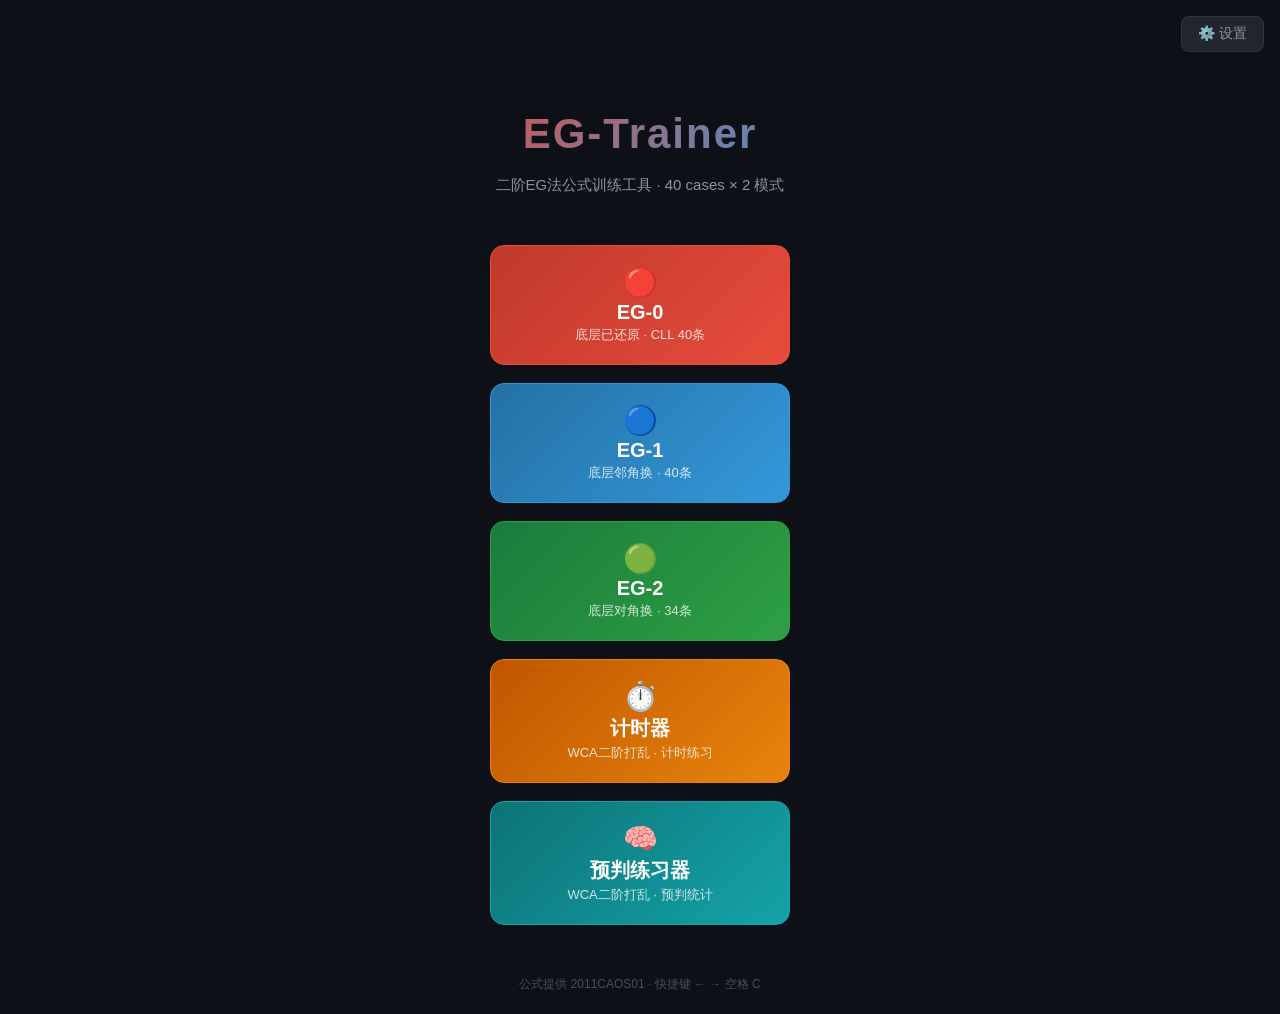
<file: index.html>
<!DOCTYPE html>
<html lang="zh-CN">
<head>
<meta charset="UTF-8">
<meta name="viewport" content="width=device-width, initial-scale=1.0">
<title>EG-Trainer — 二阶EG法公式训练</title>
<link rel="stylesheet" href="style.css">
</head>
<body>

<!-- ===== 首页：选择训练模式 ===== -->
<div id="page0">
  <button class="settings-btn-top" onclick="openSettings()" title="设置">⚙️ 设置</button>
  <div class="home-container fade-in">
    <h1>EG-Trainer</h1>
    <p class="subtitle">二阶EG法公式训练工具 · 40 cases × 2 模式</p>

    <button class="home-btn eg0" onclick="startTraining('EG0')">
      <span class="btn-icon">🔴</span>
      <span class="btn-label">EG-0</span>
      <span class="btn-desc">底层已还原 · CLL 40条</span>
    </button>

    <button class="home-btn eg1" onclick="startTraining('EG1')">
      <span class="btn-icon">🔵</span>
      <span class="btn-label">EG-1</span>
      <span class="btn-desc">底层邻角换 · 40条</span>
    </button>

    <button class="home-btn eg2" onclick="startTraining('EG2')">
      <span class="btn-icon">🟢</span>
      <span class="btn-label">EG-2</span>
      <span class="btn-desc">底层对角换 · 34条</span>
    </button>

    <button class="home-btn timer-btn" onclick="startTimer()">
      <span class="btn-icon">⏱️</span>
      <span class="btn-label">计时器</span>
      <span class="btn-desc">WCA二阶打乱 · 计时练习</span>
    </button>

    <button class="home-btn preinspect-btn" onclick="startPreinspect()">
      <span class="btn-icon">🧠</span>
      <span class="btn-label">预判练习器</span>
      <span class="btn-desc">WCA二阶打乱 · 预判统计</span>
    </button>

    <p class="home-footer">公式提供 2011CAOS01 · 快捷键 ← → 空格 C</p>
  </div>
</div>

<!-- ===== 训练页 ===== -->
<div id="page1" class="hidden">

  <div class="navbar">
    <button class="btn-back" onclick="goHome()">← 首页</button>
    <button class="nav-btn active" id="navTrain" onclick="showPage(1)">训练</button>
    <button class="nav-btn" id="navStats" onclick="showPage(2)">统计</button>
    <span class="mode-badge" id="modeLabel"></span>
    <button class="nav-btn nav-btn-settings" onclick="openSettings()" title="设置">⚙️</button>
  </div>

  <div class="main-content">

    <!-- 训练 Tab -->
    <div id="trainPage" class="fade-in">
      <h2 id="titleTrain">EG Training</h2>

      <div class="casebox" id="casebox"></div>

      <div class="scramble-card">
        <div id="shape"></div>
        <div id="scramble"></div>
      </div>

      <div class="btn-row">
        <button class="btn btn-secondary" onclick="copyScramble()">📋 复制打乱</button>
        <button class="btn btn-secondary" onclick="nextScramble()">🎲 下一条</button>
      </div>

      <div class="btn-row">
        <button class="btn btn-correct" onclick="correct()">✅ 做对了</button>
        <button class="btn btn-wrong" onclick="wrong()">❌ 做错了</button>
      </div>

      <div id="result"></div>

      <div class="help-text">
        使用说明：勾选需要练习的case后点击下一条刷新<br>
        做对1坤秒后自动切换 · 键盘快捷键：<b>→</b> 做对了 · <b>←</b> 做错了 · <b>空格</b> 下一条 · <b>C</b> 复制
      </div>
    </div>

    <!-- 统计 Tab -->
    <div id="statsPage" class="hidden fade-in">
      <h2 id="titleStats">Case统计</h2>

      <div class="stats-container">
        <table>
          <thead>
            <tr><th>Case</th><th>正确</th><th>错误</th><th>正确率</th></tr>
          </thead>
          <tbody id="caseStats"></tbody>
        </table>

        <button class="btn-reset" onclick="resetStats()">🗑 清空统计</button>
      </div>
    </div>

  </div>
</div>

<!-- ===== 计时器 ===== -->
<div id="page2" class="hidden">
  <div class="navbar">
    <button class="btn-back" onclick="goHome()">← 首页</button>
    <button class="nav-btn active" id="navTimerTab1" onclick="showTimerTab(1)">计时</button>
    <button class="nav-btn" id="navTimerTab2" onclick="showTimerTab(2)">统计</button>
    <button class="nav-btn nav-btn-settings" onclick="openSettings()" title="设置">⚙️</button>
  </div>

  <!-- 计时 Tab -->
  <div id="timerTab1" class="timer-content fade-in">
    <div class="scramble-card">
      <div id="timerScramble"></div>
    </div>

    <div class="timer-live-stats" id="timerLiveStats">
      <div class="timer-stat-item">🏆 当前最佳: <strong id="liveBest">—</strong></div>
      <div class="timer-stat-item">📊 ao5: <strong id="liveAO5">—</strong></div>
      <div class="timer-stat-item">📈 ao12: <strong id="liveAO12">—</strong></div>
      <div class="timer-stat-item">📝 练习次数: <strong id="liveTotal">0</strong></div>
    </div>

    <div class="inspect-option">
      <label class="inspect-label">
        <input type="checkbox" id="inspectCheck" onchange="toggleInspection()">
        <span>15秒观察时间</span>
      </label>
    </div>

    <div class="timer-display" id="timerDisplay"
         onmousedown="timerPress()" onmouseup="timerRelease()" onmouseleave="timerCancel()"
         ontouchstart="timerPress()" ontouchend="timerRelease()" ontouchcancel="timerCancel()">
      <span id="timerTime">0.00</span>
    </div>

    <!-- 罚时选择（计时结束后显示） -->
    <div class="penalty-row hidden" id="penaltyRow">
      <button class="btn btn-penalty-ok" id="btnPenaltyOK" onclick="setNoPenalty()">✓ 无罚时</button>
      <button class="btn btn-penalty-plus2" id="btnPenaltyPlus2" onclick="setPlus2()">+2</button>
      <button class="btn btn-penalty-dnf" id="btnPenaltyDNF" onclick="setDNF()">DNF</button>
    </div>

    <p class="timer-hint" id="timerHint">按住空格键准备，松开开始计时</p>
  </div>

  <!-- 统计 Tab -->
  <div id="timerTab2" class="timer-content hidden fade-in">
    <div class="timer-stats" id="timerStats">
      <div class="timer-stat-item">🏆 最佳: <strong id="statBest">—</strong></div>
      <div class="timer-stat-item">📊 最佳ao5: <strong id="statAO5">—</strong></div>
      <div class="timer-stat-item">📈 最佳ao12: <strong id="statAO12">—</strong></div>
    </div>

    <div class="time-list-container">
      <h3>成绩列表</h3>
      <div class="time-list-wrap">
        <table class="time-table">
          <thead>
            <tr><th>#</th><th>成绩</th><th>ao5</th><th>ao12</th><th>打乱</th><th>操作</th></tr>
          </thead>
          <tbody id="timeList"></tbody>
        </table>
        <p class="no-times" id="noTimes">暂无记录，开始计时吧！</p>
      </div>
      <button class="btn-reset" onclick="resetTimer()">🗑 清空记录</button>
    </div>
  </div>
</div>

<!-- ===== 预判练习器 ===== -->
<div id="page3" class="hidden">
  <div class="navbar">
    <button class="btn-back" onclick="goHome()">← 首页</button>
    <span class="page-title">🧠 预判练习器</span>
    <button class="nav-btn nav-btn-settings" onclick="openSettings()" title="设置">⚙️</button>
  </div>

  <div class="preinspect-container fade-in">
    <div class="scramble-card">
      <div id="piScramble"></div>
    </div>

    <div class="btn-row">
      <button class="btn btn-correct" onclick="piCorrect()">✅ 做对了</button>
      <button class="btn btn-wrong" onclick="piWrong()">❌ 做错了</button>
    </div>

    <div class="btn-row">
      <button class="btn btn-secondary" onclick="piNext()">🎲 下一条</button>
    </div>

    <div id="piResult"></div>

    <div class="pi-stats">
      <div class="pi-stat-item">✅ 正确: <strong id="piCorrectCount">0</strong></div>
      <div class="pi-stat-item">❌ 错误: <strong id="piWrongCount">0</strong></div>
      <div class="pi-stat-item">📊 正确率: <strong id="piRate">0%</strong></div>
    </div>

    <button class="btn-reset" onclick="resetPI()">🗑 清空统计</button>

    <p class="help-text">
      使用说明：查看打乱公式后进行预判练习<br>
      键盘快捷键：<b>→</b> 做对了 · <b>←</b> 做错了 · <b>空格</b> 下一条
    </p>
  </div>
</div>

<!-- ===== 设置页 ===== -->
<div id="page4" class="hidden">
  <div class="navbar">
    <button class="btn-back" onclick="closeSettings()">← 返回</button>
    <span class="page-title">⚙️ 设置</span>
  </div>

  <div class="settings-container fade-in">
    <!-- 简单设置 -->
    <div class="settings-section">
      <h3>训练设置</h3>
      <div class="setting-item">
        <label>自动切换延时</label>
        <select id="settingAdvanceDelay" onchange="saveSettings()">
          <option value="2500">2.5 秒（默认）</option>
          <option value="5000">5 秒</option>
          <option value="0">关闭自动切换</option>
        </select>
      </div>
      <div class="setting-item">
        <label class="setting-label-toggle">
          <input type="checkbox" id="settingKeyboardHints" onchange="saveSettings()">
          <span>显示键盘快捷键提示</span>
        </label>
      </div>
    </div>

    <!-- 数据导出 -->
    <div class="settings-section">
      <h3>数据导出</h3>
      <p class="settings-desc">将全部练习统计数据保存到本地文件。</p>
      <button class="btn-settings-action btn-export" onclick="exportData()">📥 导出成绩</button>
    </div>

    <!-- 数据导入 -->
    <div class="settings-section">
      <h3>数据导入</h3>
      <p class="settings-desc">从之前导出的文件恢复统计数据（将覆盖当前数据）。</p>
      <button class="btn-settings-action btn-import" onclick="document.getElementById('importFileInput').click()">📤 选择导入文件</button>
      <input type="file" id="importFileInput" accept=".json" onchange="importData(this)" hidden>
      <div id="importStatus"></div>
    </div>
  </div>
</div>

<script src="script.js"></script>
</body>
</html>
</file>
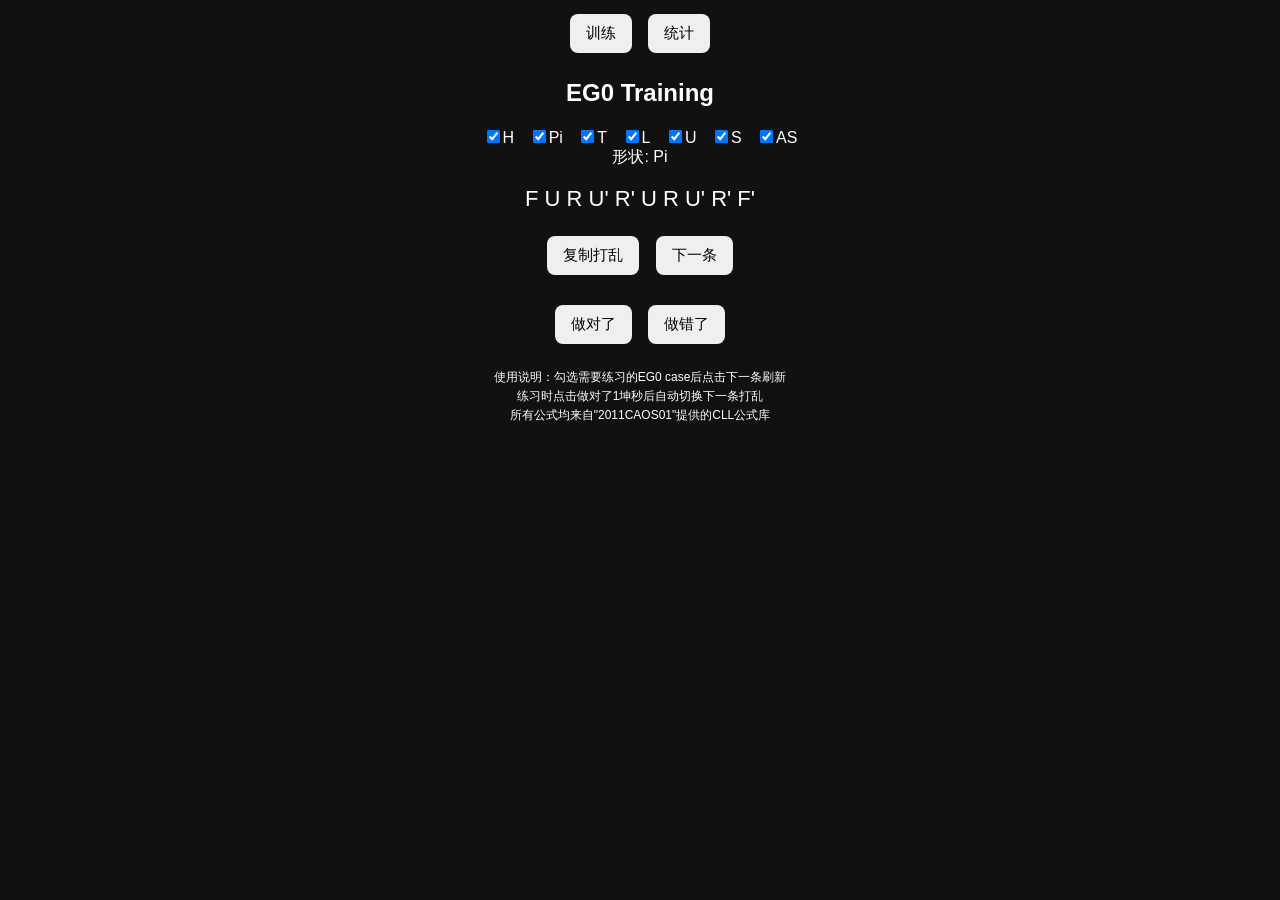
<file: eg0.html>
<!DOCTYPE html>
<html>
<head>
<meta charset="UTF-8">
<meta name="viewport" content="width=device-width, initial-scale=1.0">
<title>EG0 Trainer</title>
<style>
body{font-family:Arial;text-align:center;background:#111;color:white}
button{padding:10px 16px;margin:6px;font-size:15px;border:none;border-radius:8px}
#scramble{font-size:22px;margin:18px}
.casebox label{margin:5px}
.hidden{display:none}
table{margin:auto;border-collapse:collapse}
td,th{border:1px solid white;padding:6px 10px}
#result{font-size:22px;margin:15px;white-space:pre-line}
.small{font-size:12px}
.percent{color:#4cff4c}
</style>
</head>
<body>

<button onclick="showPage(1)">训练</button>
<button onclick="showPage(2)">统计</button>

<div id="page1">
<h2>EG0 Training</h2>

<div class="casebox" id="casebox">
<label><input type="checkbox" checked value="H" onchange="nextScramble()">H</label>
<label><input type="checkbox" checked value="Pi" onchange="nextScramble()">Pi</label>
<label><input type="checkbox" checked value="T" onchange="nextScramble()">T</label>
<label><input type="checkbox" checked value="L" onchange="nextScramble()">L</label>
<label><input type="checkbox" checked value="U" onchange="nextScramble()">U</label>
<label><input type="checkbox" checked value="S" onchange="nextScramble()">S</label>
<label><input type="checkbox" checked value="AS" onchange="nextScramble()">AS</label>
</div>

<div id="shape"></div>
<div id="scramble"></div>

<button onclick="copyScramble()">复制打乱</button>
<button onclick="nextScramble()">下一条</button>

<br><br>

<button onclick="correct()">做对了</button>
<button onclick="wrong()">做错了</button>

<div id="result"></div>

<div class="small" style="margin-top:18px;line-height:1.6;">
使用说明：勾选需要练习的EG0 case后点击下一条刷新<br>
练习时点击做对了1坤秒后自动切换下一条打乱<br>
所有公式均来自"2011CAOS01"提供的CLL公式库
</div>

</div>

<div id="page2" class="hidden">
<h2>Case统计</h2>
<table>
<tr><th>Case</th><th>正确</th><th>错误</th><th>正确率</th></tr>
<tbody id="caseStats"></tbody>
</table>

<br>
<button onclick="resetStats()">清空统计</button>

<br>
<div class="small">公式提供2011CAOS01</div>
</div>

<script>

// ===== 标准显示公式(做错时展示的公式) = 每个case的①号公式 =====
const H_show_correct=[
  "F R2 U' R2 U' R2 U R2 F'",
  "R U R' U R U R' F R' F' R",
  "F R U R' U' R U R' U' R U R' U' F'",
  "R2 U2 R' U2 R2"
]

const Pi_show_correct=[
  "F R' F' R U2 R U' R' U R U2 R'",
  "R U2 R' U' R U R' U2 R' F R F'",
  "F R2 U' R2 U R2 U R2 F'",
  "R U' R' F R' F R U R' F R",
  "R2 U R' U' F R F' R U' R2",
  "F R U R' U' R U R' U' F'"
]

const T_show_correct=[
  "R U R' U' R' F R F'",
  "R' F' R U R U' R' F",
  "F U' R U2 R' U' F2 R U R'",
  "R' U R U2 R2 F' R U' R' F2 R2",
  "F R U R' U' R U' R' U' R U R' F'",
  "R' U R U2 R2 F R F' R"
]

const L_show_correct=[
  "R U2 R' F' R U2 R' U R' F2 R",
  "R U2 R2 F2 R U R' F2 R F'",
  "R' U R' U2 R U' R' U R U' R2",
  "R U2 R2 F R F' R U2 R'",
  "F R' F' R U R U' R'",
  "F' R U R' U' R' F R"
]

const U_show_correct=[
  "F R U R' U' F'",
  "R' U' R2 U R' U2 R U2 R' U R'",
  "F R U R' U2 F' R U' R' F",
  "F R U' R' U R U R' U R U' R' F'",
  "R U' R2 F R F' R U R' U' R U R'",
  "R' U R' F R F' R U2 R' U R"
]

const S_show_correct=[
  "R' F2 R U2 R U' R' F",
  "R U2 R' F R U2 R' U R U' R' F",
  "R U' R' F R' F' R",
  "F R' F' R U2 R U2 R'",
  "R U R' U R' F R F' R U2 R'",
  "R U R' U R U2 R'"
]

const AS_show_correct=[
  "R U2 R' U' R U' R'",
  "R U2 R' F R' F' R U' R U' R'",
  "F' R U R' U2 R' F2 R",
  "R' F R F' R U R'",
  "R U2 R' F2 R' F R U'",
  "R2 F' U' R2 F' R2 U F R2"
]

// ===== Case数据 (所有公式供随机选择) =====
const H_cases=[
  {name:"H1",algs:["F R2 U' R2 U' R2 U R2 F'","F R U' R' U R U2 R' U' R U R' U' F'","F R U R' U' R F' R U R' U' R'"]},
  {name:"H2",algs:["R U R' U R U R' F R' F' R","R' F' R U' R' F' R F' R U R'"]},
  {name:"H3",algs:["F R U R' U' R U R' U' R U R' U' F'","R U' R' F R' F' R2 U' R' F R' F' R","R2 F' U2 F2 R2 F' R2"]},
  {name:"H4",algs:["R2 U2 R' U2 R2","R U R' U R U' R' U R U2 R'","R U2 R' U' R U R' U' R U' R'"]}
]

const Pi_cases=[
  {name:"Pi1",algs:["F R' F' R U2 R U' R' U R U2 R'","R' F2 R F' U2 R U' R' U' F","U F U R U' R' U R U' R2 F' R U R U' R'"]},
  {name:"Pi2",algs:["R U2 R' U' R U R' U2 R' F R F'","F' R U R' U2 R' F R U' R' F2 R","R U R' U' R' F R2 U R' U' R U R' U' F'","R2 U' R' U' F R2 U2 F' R2 F"]},
  {name:"Pi3",algs:["F R2 U' R2 U R2 U R2 F'","R U' R U' R' U R' F R2 F'","U' R' F R U F U' R U R' U' F'"]},
  {name:"Pi4",algs:["R U' R' F R' F R U R' F R","R' F R F' R U' R' U' R U' R'"]},
  {name:"Pi5",algs:["R2 U R' U' F R F' R U' R2","R' U' R' F R F' R U' R' U2 R","U' R' U' R' F R F' R U' R' U2 R"]},
  {name:"Pi6",algs:["F R U R' U' R U R' U' F'","R U' R2 U R2 U R2 U' R","R' U R2 U' R2 U' R2 U R'","R U2 R2 U' R2 U' R2 U2 R"]}
]

const T_cases=[
  {name:"T1",algs:["R U R' U' R' F R F'","R' U' R U F R F'"]},
  {name:"T2",algs:["R' F' R U R U' R' F","F R U' R' U R U R' F'"]},
  {name:"T3",algs:["F U' R U2 R' U' F2 R U R'","R U2 R2 F R F' R U' R' U R U2 R'","R U F R' F' R U2 R U2 R2"]},
  {name:"T4",algs:["R' U R U2 R2 F' R U' R' F2 R2","R' U R' F U' R U F2 R2","R' U R' U2 R U2 R' U R2 U' R'"]},
  {name:"T5",algs:["F R U R' U' R U' R' U' R U R' F'","R U R' U' R U' R' F' U' F R U R'","R U R' U2 R U R' U R' F R F'"]},
  {name:"T6",algs:["R' U R U2 R2 F R F' R","R' F R U2 R2 F R U' R"]}
]

const L_cases=[
  {name:"L1",algs:["R U2 R' F' R U2 R' U R' F2 R","R' U' R U2 R' F R' F' R U' R","U' R U R' U R' F R F' U2 R' F R F'"]},
  {name:"L2",algs:["R U2 R2 F2 R U R' F2 R F'","R U' R' U R U' R' F R' F' R2 U R'","R' U2 R' U' F R2 F' U R2"]},
  {name:"L3",algs:["R' U R' U2 R U' R' U R U' R2","R2 U' R U2 R' U2 R U' R2","R U' R U' R U2 R' U R' U R'"]},
  {name:"L4",algs:["R U2 R2 F R F' R U2 R'","R U2 R' F R' F' R2 U2 R'","R' U' R U R' F' R U R' U' R' F R2"]},
  {name:"L5",algs:["F R' F' R U R U' R'","F' U R U' R' F2 R U' R'"]},
  {name:"L6",algs:["F' R U R' U' R' F R","R U R U' R' F R' F'","R' F R U F U' F'"]}
]

const U_cases=[
  {name:"U1",algs:["F R U R' U' F'","R' F' U' F U R","R' U' F R' F' R U R"]},
  {name:"U2",algs:["R' U' R2 U R' U2 R U2 R' U R'","R' F U' R U' R' U2 F2 R","R2 F2 R U R' F U' R U R2"]},
  {name:"U3",algs:["F R U R' U2 F' R U' R' F","R U2 R U' R' F R' F2 U' F"]},
  {name:"U4",algs:["F R U' R' U R U R' U R U' R' F'","R2 F R F' R' F2 R U R' F R2","F R' F' R U' R U' R' U2 R U' R'"]},
  {name:"U5",algs:["R U' R2 F R F' R U R' U' R U R'","R U2 R' U R' F2 R F' R' F2 R"]},
  {name:"U6",algs:["R' U R' F R F' R U2 R' U R","R F' U' R' U' R2 U R' U' R' F R"]}
]

const S_cases=[
  {name:"S1",algs:["R' F2 R U2 R U' R' F"]},
  {name:"S2",algs:["R U2 R' F R U2 R' U R U' R' F","R2 F' U' R2 F R2 U F R2","R U R' U' R' F R F' R U R' U R U2 R'"]},
  {name:"S3",algs:["R U' R' F R' F' R"]},
  {name:"S4",algs:["F R' F' R U2 R U2 R'","R U' R' F R' F2 R U R U' R' F"]},
  {name:"S5",algs:["R U R' U R' F R F' R U2 R'","R' F R2 F' U' R' U' R2 U R'","U2 R U R' U R' F R F' R U2 R'"]},
  {name:"S6",algs:["R U R' U R U2 R'","R U R2 U' R2 U R","R' U2 R U R' U R"]}
]

const AS_cases=[
  {name:"AS1",algs:["R U2 R' U' R U' R'","R' U' R U' R' U2 R"]},
  {name:"AS2",algs:["R U2 R' F R' F' R U' R U' R'","R' U R U' R2 F R F' R U R' U' R"]},
  {name:"AS3",algs:["F' R U R' U2 R' F2 R"]},
  {name:"AS4",algs:["R' F R F' R U R'"]},
  {name:"AS5",algs:["R U2 R' F2 R' F R U'","R U2 R' U2 R' F R F'"]},
  {name:"AS6",algs:["R2 F' U' R2 F' R2 U F R2","R U R2 F' R F R U' R2 F R","R2 F R U2 R U' R' U2 F' R"]}
]

// ===== 初始化 =====
let statsCase={}
function initStats(){
  ["H","Pi","T","L","U","S","AS"].forEach(c=>statsCase[c]={correct:0,wrong:0})
}

let lastHCase="",lastPiCase="",lastTCase="",lastLCase="",lastUCase="",lastSCase="",lastASCase=""
let currentAlg="",currentCase="",currentScramble=""
let lastSubCase=""

function invertAlg(alg){
  return alg.split(" ").reverse().map(m=>{
    if(m.includes("'"))return m.replace("'","")
    if(m.includes("2"))return m
    return m+"'"
  }).join(" ")
}

function percent(c,w){
  let t=c+w
  if(t==0)return "0%"
  return ((c/t*100).toFixed(0))+"%"
}

function getSelectedCases(){
  return Array.from(document.getElementById("casebox").querySelectorAll("input:checked")).map(b=>b.value)
}

function nextScramble(){

  let selected=getSelectedCases()
  if(selected.length==0)return

  let r
  let tries=0

  do{
    let c=selected[Math.floor(Math.random()*selected.length)]

    let chosen,alg

    if(c==="H"){
      chosen=H_cases[Math.floor(Math.random()*H_cases.length)]
      alg=chosen.algs[Math.floor(Math.random()*chosen.algs.length)]
      lastHCase=chosen.name
    }
    else if(c==="Pi"){
      chosen=Pi_cases[Math.floor(Math.random()*Pi_cases.length)]
      alg=chosen.algs[Math.floor(Math.random()*chosen.algs.length)]
      lastPiCase=chosen.name
    }
    else if(c==="T"){
      chosen=T_cases[Math.floor(Math.random()*T_cases.length)]
      alg=chosen.algs[Math.floor(Math.random()*chosen.algs.length)]
      lastTCase=chosen.name
    }
    else if(c==="L"){
      chosen=L_cases[Math.floor(Math.random()*L_cases.length)]
      alg=chosen.algs[Math.floor(Math.random()*chosen.algs.length)]
      lastLCase=chosen.name
    }
    else if(c==="U"){
      chosen=U_cases[Math.floor(Math.random()*U_cases.length)]
      alg=chosen.algs[Math.floor(Math.random()*chosen.algs.length)]
      lastUCase=chosen.name
    }
    else if(c==="S"){
      chosen=S_cases[Math.floor(Math.random()*S_cases.length)]
      alg=chosen.algs[Math.floor(Math.random()*chosen.algs.length)]
      lastSCase=chosen.name
    }
    else if(c==="AS"){
      chosen=AS_cases[Math.floor(Math.random()*AS_cases.length)]
      alg=chosen.algs[Math.floor(Math.random()*chosen.algs.length)]
      lastASCase=chosen.name
    }

    r={case:c,alg:alg,name:chosen.name}

    tries++

  }while(r.name===lastSubCase && tries<20)

  currentAlg=r.alg
  currentCase=r.case
  currentScramble=invertAlg(r.alg)

  lastSubCase=r.name

  document.getElementById("shape").innerText="形状: "+r.case
  document.getElementById("scramble").innerText=currentScramble
  document.getElementById("result").innerText=""
}

function correct(){
  statsCase[currentCase].correct++
  saveStats()
  document.getElementById("result").innerText="蒸蚌"
  updateStats()
  setTimeout(nextScramble,2500)
}

function wrong(){
  statsCase[currentCase].wrong++
  saveStats()

  let showAlg=currentAlg
  if(currentCase==="H"){
    let index=parseInt(lastHCase.replace("H",""))-1
    showAlg=H_show_correct[index]
  }
  else if(currentCase==="Pi"){
    let index=parseInt(lastPiCase.replace("Pi",""))-1
    showAlg=Pi_show_correct[index]
  }
  else if(currentCase==="T"){
    let index=parseInt(lastTCase.replace("T",""))-1
    showAlg=T_show_correct[index]
  }
  else if(currentCase==="L"){
    let index=parseInt(lastLCase.replace("L",""))-1
    showAlg=L_show_correct[index]
  }
  else if(currentCase==="U"){
    let index=parseInt(lastUCase.replace("U",""))-1
    showAlg=U_show_correct[index]
  }
  else if(currentCase==="S"){
    let index=parseInt(lastSCase.replace("S",""))-1
    showAlg=S_show_correct[index]
  }
  else if(currentCase==="AS"){
    let index=parseInt(lastASCase.replace("AS",""))-1
    showAlg=AS_show_correct[index]
  }

  document.getElementById("result").innerText="正确公式：\n"+showAlg+"\n菜就多练"
  updateStats()
}

function updateStats(){
  let caseHTML=""
  for(let c in statsCase){
    let d=statsCase[c]
    caseHTML+=`<tr><td>${c}</td><td>${d.correct}</td><td>${d.wrong}</td><td class="percent">${percent(d.correct,d.wrong)}</td></tr>`
  }
  document.getElementById("caseStats").innerHTML=caseHTML
}

function saveStats(){
  localStorage.setItem("eg0_case",JSON.stringify(statsCase))
}
function loadStats(){
  let c=localStorage.getItem("eg0_case")
  if(c) statsCase=JSON.parse(c)
  else initStats()
}

function resetStats(){localStorage.clear();initStats();updateStats()}

function copyScramble(){
  navigator.clipboard.writeText(currentScramble)
  document.getElementById("result").innerText="已复制"
}

function showPage(n){
  document.getElementById("page1").classList.toggle("hidden",n!=1)
  document.getElementById("page2").classList.toggle("hidden",n!=2)
}

loadStats()
updateStats()
nextScramble()

</script>
</body>
</html>
</file>
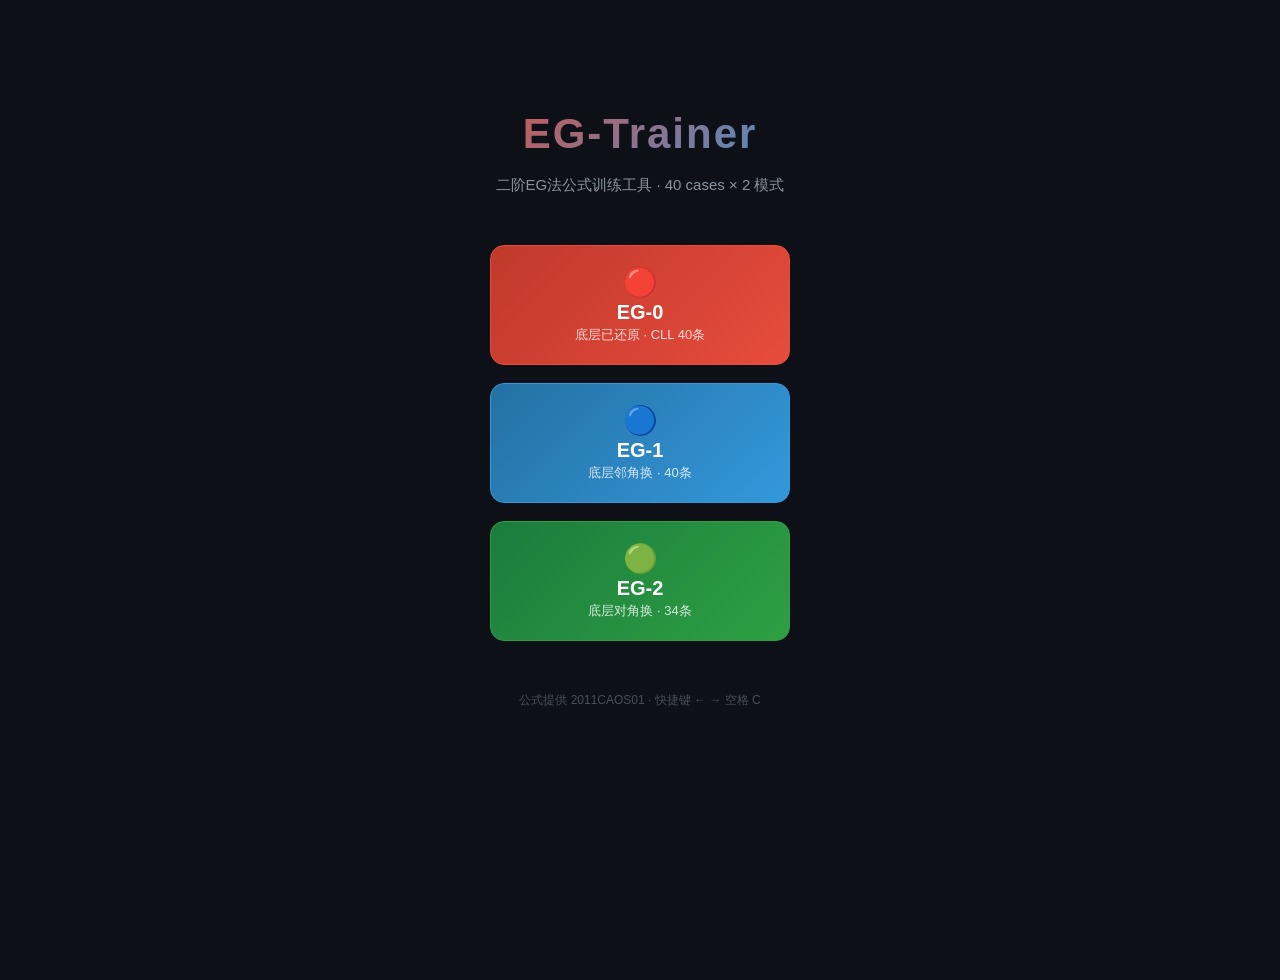
<file: trainer.html>
<!DOCTYPE html>
<html lang="zh-CN">
<head>
<meta charset="UTF-8">
<meta name="viewport" content="width=device-width, initial-scale=1.0">
<title>EG-Trainer — 二阶EG法公式训练</title>
<link rel="stylesheet" href="style.css">
</head>
<body>

<!-- ===== 首页：选择训练模式 ===== -->
<div id="page0">
  <div class="home-container fade-in">
    <h1>EG-Trainer</h1>
    <p class="subtitle">二阶EG法公式训练工具 · 40 cases × 2 模式</p>

    <button class="home-btn eg0" onclick="startTraining('EG0')">
      <span class="btn-icon">🔴</span>
      <span class="btn-label">EG-0</span>
      <span class="btn-desc">底层已还原 · CLL 40条</span>
    </button>

    <button class="home-btn eg1" onclick="startTraining('EG1')">
      <span class="btn-icon">🔵</span>
      <span class="btn-label">EG-1</span>
      <span class="btn-desc">底层邻角换 · 40条</span>
    </button>

    <button class="home-btn eg2" onclick="startTraining('EG2')">
      <span class="btn-icon">🟢</span>
      <span class="btn-label">EG-2</span>
      <span class="btn-desc">底层对角换 · 34条</span>
    </button>

    <p class="home-footer">公式提供 2011CAOS01 · 快捷键 ← → 空格 C</p>
  </div>
</div>

<!-- ===== 训练页 ===== -->
<div id="page1" class="hidden">

  <div class="navbar">
    <button class="btn-back" onclick="goHome()">← 首页</button>
    <button class="nav-btn active" id="navTrain" onclick="showPage(1)">训练</button>
    <button class="nav-btn" id="navStats" onclick="showPage(2)">统计</button>
    <span class="mode-badge" id="modeLabel"></span>
  </div>

  <div class="main-content">

    <!-- 训练 Tab -->
    <div id="trainPage" class="fade-in">
      <h2 id="titleTrain">EG Training</h2>

      <div class="casebox" id="casebox"></div>

      <div class="scramble-card">
        <div id="shape"></div>
        <div id="scramble"></div>
      </div>

      <div class="btn-row">
        <button class="btn btn-secondary" onclick="copyScramble()">📋 复制打乱</button>
        <button class="btn btn-secondary" onclick="nextScramble()">🎲 下一条</button>
      </div>

      <div class="btn-row">
        <button class="btn btn-correct" onclick="correct()">✅ 做对了</button>
        <button class="btn btn-wrong" onclick="wrong()">❌ 做错了</button>
      </div>

      <div id="result"></div>

      <div class="help-text">
        使用说明：勾选需要练习的case后点击下一条刷新<br>
        做对1坤秒后自动切换 · 键盘快捷键：<b>→</b> 做对了 · <b>←</b> 做错了 · <b>空格</b> 下一条 · <b>C</b> 复制
      </div>
    </div>

    <!-- 统计 Tab -->
    <div id="statsPage" class="hidden fade-in">
      <h2 id="titleStats">Case统计</h2>

      <div class="stats-container">
        <table>
          <thead>
            <tr><th>Case</th><th>正确</th><th>错误</th><th>正确率</th></tr>
          </thead>
          <tbody id="caseStats"></tbody>
        </table>

        <button class="btn-reset" onclick="resetStats()">🗑 清空统计</button>
      </div>
    </div>

  </div>
</div>

<script src="script.js"></script>
</body>
</html>
</file>
<file: style.css>
/* ============================================
   EG-Trainer — 二阶EG法公式训练工具
   ============================================ */

/* === Reset & Base === */
*, *::before, *::after { box-sizing: border-box; margin: 0; padding: 0; }

body {
  font-family: -apple-system, BlinkMacSystemFont, "Segoe UI", "PingFang SC",
               "Microsoft YaHei", "Helvetica Neue", Arial, sans-serif;
  text-align: center;
  background: #0d1117;
  color: #e6edf3;
  min-height: 100vh;
  line-height: 1.6;
}

/* === Home Page === */
.home-container {
  max-width: 480px;
  margin: 80px auto 0;
  padding: 20px;
}

.home-container h1 {
  font-size: 42px;
  font-weight: 700;
  letter-spacing: 2px;
  margin-bottom: 6px;
  background: linear-gradient(135deg, #e74c3c, #3498db);
  -webkit-background-clip: text;
  -webkit-text-fill-color: transparent;
  background-clip: text;
}

.home-container .subtitle {
  color: #8b949e;
  font-size: 15px;
  margin-bottom: 48px;
}

.home-btn {
  display: block;
  width: 100%;
  max-width: 300px;
  padding: 20px 24px;
  margin: 0 auto 18px;
  font-size: 20px;
  font-weight: 600;
  border: 1px solid;
  border-radius: 14px;
  cursor: pointer;
  transition: all 0.2s ease;
  position: relative;
  overflow: hidden;
}

.home-btn .btn-icon {
  font-size: 28px;
  display: block;
  margin-bottom: 2px;
}

.home-btn .btn-label {
  display: block;
  font-size: 20px;
}

.home-btn .btn-desc {
  display: block;
  font-size: 13px;
  font-weight: 400;
  margin-top: 2px;
  opacity: 0.8;
}

.home-btn.eg0 {
  background: linear-gradient(135deg, #c0392b, #e74c3c);
  color: #fff;
  border-color: #e74c3c;
}
.home-btn.eg0:hover { transform: translateY(-2px); box-shadow: 0 8px 25px rgba(231,76,60,0.35); }

.home-btn.eg1 {
  background: linear-gradient(135deg, #2471a3, #3498db);
  color: #fff;
  border-color: #3498db;
}
.home-btn.eg1:hover { transform: translateY(-2px); box-shadow: 0 8px 25px rgba(52,152,219,0.35); }

.home-btn.eg2 {
  background: linear-gradient(135deg, #1b7c3d, #2ea043);
  color: #fff;
  border-color: #2ea043;
}
.home-btn.eg2:hover { transform: translateY(-2px); box-shadow: 0 8px 25px rgba(46,160,67,0.35); }

.home-footer {
  margin-top: 50px;
  color: #484f58;
  font-size: 12px;
}

/* === Navbar === */
.navbar {
  display: flex;
  align-items: center;
  justify-content: center;
  gap: 8px;
  padding: 14px 20px;
  background: #161b22;
  border-bottom: 1px solid #30363d;
  flex-wrap: wrap;
}

.navbar .btn-back {
  background: none;
  color: #8b949e;
  font-size: 14px;
  padding: 6px 14px;
  border: 1px solid #30363d;
  border-radius: 8px;
  transition: all 0.15s;
}
.navbar .btn-back:hover { color: #e6edf3; border-color: #58a6ff; }

.navbar .nav-btn {
  background: #21262d;
  color: #c9d1d9;
  font-size: 15px;
  padding: 8px 22px;
  border: 1px solid #30363d;
  border-radius: 8px;
  cursor: pointer;
  transition: all 0.15s;
}
.navbar .nav-btn:hover { background: #30363d; }
.navbar .nav-btn.active {
  background: #1f6feb;
  border-color: #1f6feb;
  color: #fff;
  font-weight: 600;
}

.navbar .mode-badge {
  font-size: 13px;
  font-weight: 600;
  padding: 4px 12px;
  border-radius: 12px;
  margin-left: 8px;
}
.navbar .mode-badge.eg0-badge { background: #e74c3c33; color: #f87171; border: 1px solid #e74c3c55; }
.navbar .mode-badge.eg1-badge { background: #3498db33; color: #60a5fa; border: 1px solid #3498db55; }
.navbar .mode-badge.eg2-badge { background: #2ea04333; color: #7ee787; border: 1px solid #2ea04355; }

/* === Main Content === */
.main-content {
  max-width: 600px;
  margin: 0 auto;
  padding: 30px 20px;
}

/* === Case Checkboxes === */
.casebox {
  display: flex;
  justify-content: center;
  gap: 6px;
  flex-wrap: wrap;
  margin-bottom: 24px;
}

.casebox label {
  display: flex;
  align-items: center;
  gap: 4px;
  padding: 8px 14px;
  background: #21262d;
  border: 1px solid #30363d;
  border-radius: 8px;
  cursor: pointer;
  font-size: 15px;
  font-weight: 600;
  transition: all 0.15s;
  user-select: none;
}
.casebox label:hover { background: #30363d; border-color: #58a6ff; }
.casebox label:has(input:checked) {
  background: #1f6feb22;
  border-color: #1f6feb;
  color: #58a6ff;
}
.casebox input[type="checkbox"] {
  accent-color: #1f6feb;
  width: 16px;
  height: 16px;
}

/* === Scramble Display === */
.scramble-card {
  background: #161b22;
  border: 1px solid #30363d;
  border-radius: 14px;
  padding: 24px;
  margin-bottom: 20px;
}

#shape {
  font-size: 15px;
  color: #8b949e;
  margin-bottom: 8px;
  font-weight: 500;
}

#scramble {
  font-size: 26px;
  font-weight: 700;
  font-family: "SF Mono", "Fira Code", "Consolas", monospace;
  letter-spacing: 2px;
  color: #e6edf3;
  word-break: break-all;
  line-height: 1.5;
}

/* === Buttons === */
.btn-row {
  display: flex;
  justify-content: center;
  gap: 10px;
  flex-wrap: wrap;
  margin-bottom: 24px;
}

.btn {
  padding: 10px 22px;
  font-size: 15px;
  font-weight: 600;
  border: 1px solid #30363d;
  border-radius: 10px;
  cursor: pointer;
  transition: all 0.15s;
}

.btn-secondary {
  background: #21262d;
  color: #c9d1d9;
}
.btn-secondary:hover { background: #30363d; border-color: #58a6ff; }

.btn-correct {
  background: linear-gradient(135deg, #1a7f37, #238636);
  color: #fff;
  border-color: #238636;
  font-size: 17px;
  padding: 12px 36px;
}
.btn-correct:hover { box-shadow: 0 4px 15px rgba(35,134,54,0.35); transform: translateY(-1px); }

.btn-wrong {
  background: linear-gradient(135deg, #b62324, #da3633);
  color: #fff;
  border-color: #da3633;
  font-size: 17px;
  padding: 12px 36px;
}
.btn-wrong:hover { box-shadow: 0 4px 15px rgba(218,54,51,0.35); transform: translateY(-1px); }

/* === Result Display === */
#result {
  font-size: 22px;
  margin: 20px 0;
  white-space: pre-line;
  min-height: 30px;
  font-weight: 600;
  line-height: 1.6;
}

.result-success { color: #3fb950; }
.result-fail { color: #f85149; }

/* === Stats Page === */
.stats-container {
  max-width: 500px;
  margin: 0 auto;
}

table {
  width: 100%;
  margin: 20px auto;
  border-collapse: collapse;
  font-size: 15px;
}

td, th {
  border: 1px solid #30363d;
  padding: 10px 14px;
}

th {
  background: #161b22;
  color: #8b949e;
  font-weight: 600;
  font-size: 13px;
  text-transform: uppercase;
  letter-spacing: 1px;
}

td { color: #c9d1d9; }

tr:hover td { background: #161b22; }

.percent { color: #3fb950; font-weight: 600; }

.btn-reset {
  background: #21262d;
  color: #f85149;
  border-color: #f8514933;
  padding: 8px 20px;
  font-size: 14px;
  border-radius: 8px;
  cursor: pointer;
  transition: all 0.15s;
}
.btn-reset:hover { background: #f8514922; border-color: #f85149; }

/* === Help Text === */
.help-text {
  margin-top: 28px;
  color: #484f58;
  font-size: 13px;
  line-height: 1.8;
}

.help-text a { color: #58a6ff; text-decoration: none; }
.help-text a:hover { text-decoration: underline; }

/* === Animations === */
@keyframes fadeIn {
  from { opacity: 0; transform: translateY(8px); }
  to   { opacity: 1; transform: translateY(0); }
}
.fade-in { animation: fadeIn 0.3s ease; }

@keyframes pulse {
  0%,100% { transform: scale(1); }
  50%     { transform: scale(1.05); }
}
.pulse { animation: pulse 0.4s ease; }

/* === Utility === */
.hidden { display: none !important; }

/* === New Home Buttons === */
.home-btn.timer-btn {
  background: linear-gradient(135deg, #c05600, #e8840c);
  color: #fff;
  border-color: #e8840c;
}
.home-btn.timer-btn:hover { transform: translateY(-2px); box-shadow: 0 8px 25px rgba(232,132,12,0.35); }

.home-btn.preinspect-btn {
  background: linear-gradient(135deg, #0d7377, #14a3a8);
  color: #fff;
  border-color: #14a3a8;
}
.home-btn.preinspect-btn:hover { transform: translateY(-2px); box-shadow: 0 8px 25px rgba(20,163,168,0.35); }

/* === Page Title in Navbar === */
.navbar .page-title {
  font-size: 17px;
  font-weight: 700;
  color: #e6edf3;
  margin-left: 4px;
}

/* === Timer Page === */
.timer-content {
  max-width: 600px;
  margin: 0 auto;
  padding: 30px 20px;
}

/* === Inspection Checkbox === */
.inspect-option {
  display: flex;
  justify-content: center;
  margin-bottom: 14px;
}

.inspect-label {
  display: flex;
  align-items: center;
  gap: 8px;
  padding: 8px 18px;
  background: #21262d;
  border: 1px solid #30363d;
  border-radius: 8px;
  cursor: pointer;
  font-size: 15px;
  color: #c9d1d9;
  transition: all 0.15s;
  user-select: none;
}
.inspect-label:hover {
  background: #30363d;
  border-color: #58a6ff;
}
.inspect-label input[type="checkbox"] {
  accent-color: #e8840c;
  width: 18px;
  height: 18px;
  cursor: pointer;
}
.inspect-label:has(input:checked) {
  background: #e8840c22;
  border-color: #e8840c;
  color: #f0a040;
}

/* === Timer Display === */
.timer-display {
  background: #161b22;
  border: 2px solid #30363d;
  border-radius: 20px;
  padding: 40px 20px;
  margin-bottom: 12px;
  cursor: pointer;
  transition: all 0.15s;
  user-select: none;
  -webkit-user-select: none;
  touch-action: manipulation;
}
.timer-display:hover {
  border-color: #58a6ff;
  background: #1a1f2b;
}

/* Ready state — holding space / pressing */
.timer-display.ready {
  border-color: #3fb950;
  box-shadow: 0 0 20px rgba(63,185,80,0.4);
  background: #1a2b1f;
}

/* Inspection countdown state */
.timer-display.inspecting {
  border-color: #e8840c;
  animation: inspectPulse 1s ease-in-out infinite;
  background: #1f1a12;
}

@keyframes inspectPulse {
  0%, 100% { box-shadow: 0 0 8px rgba(232,132,12,0.25); }
  50%      { box-shadow: 0 0 28px rgba(232,132,12,0.5); }
}

.timer-display.running {
  border-color: #3fb950;
  animation: timerGlow 1.5s ease-in-out infinite;
}

@keyframes timerGlow {
  0%, 100% { box-shadow: 0 0 8px rgba(63,185,80,0.2); }
  50%      { box-shadow: 0 0 24px rgba(63,185,80,0.45); }
}

.timer-display.stopped {
  border-color: #f85149;
}

#timerTime {
  font-size: 96px;
  font-weight: 700;
  font-family: "SF Mono", "Fira Code", "Consolas", monospace;
  color: #e6edf3;
  letter-spacing: 4px;
  line-height: 1;
}

.timer-hint {
  color: #8b949e;
  font-size: 14px;
  margin-bottom: 20px;
}

/* === Penalty Selection Row === */
.penalty-row {
  display: flex;
  justify-content: center;
  gap: 12px;
  margin-bottom: 14px;
  flex-wrap: wrap;
}

.btn-penalty-ok,
.btn-penalty-plus2,
.btn-penalty-dnf {
  padding: 10px 22px;
  font-size: 16px;
  font-weight: 600;
  border: 2px solid #30363d;
  border-radius: 10px;
  cursor: pointer;
  transition: all 0.15s;
  background: #21262d;
  color: #c9d1d9;
  user-select: none;
}

.btn-penalty-ok:hover,
.btn-penalty-ok.selected {
  background: #1a7f3733;
  border-color: #3fb950;
  color: #3fb950;
}

.btn-penalty-plus2:hover,
.btn-penalty-plus2.selected {
  background: #e8840c33;
  border-color: #e8840c;
  color: #e8840c;
}

.btn-penalty-dnf:hover,
.btn-penalty-dnf.selected {
  background: #da363333;
  border-color: #f85149;
  color: #f85149;
}

.timer-live-stats {
  display: flex;
  justify-content: center;
  gap: 12px;
  flex-wrap: wrap;
  margin-bottom: 18px;
}

.timer-live-stats .timer-stat-item {
  background: #1a1f2b;
  border: 1px solid #30363d;
  border-radius: 8px;
  padding: 8px 16px;
  font-size: 13px;
  color: #8b949e;
  min-width: 90px;
}

.timer-live-stats .timer-stat-item strong {
  color: #e6edf3;
  font-size: 16px;
  display: block;
  margin-top: 2px;
}

.timer-stats {
  display: flex;
  justify-content: center;
  gap: 20px;
  flex-wrap: wrap;
  margin-bottom: 28px;
}

.timer-stat-item {
  background: #161b22;
  border: 1px solid #30363d;
  border-radius: 10px;
  padding: 10px 20px;
  font-size: 14px;
  color: #8b949e;
  min-width: 100px;
}

.timer-stat-item strong {
  color: #e6edf3;
  font-size: 18px;
  display: block;
  margin-top: 2px;
}

/* === Time List === */
.time-list-container h3 {
  color: #c9d1d9;
  font-size: 16px;
  margin-bottom: 12px;
}

.time-list-wrap {
  max-height: 400px;
  overflow-y: auto;
  margin-bottom: 16px;
  border: 1px solid #30363d;
  border-radius: 10px;
}

.time-table {
  width: 100%;
  margin: 0;
  font-size: 14px;
}

.time-table th {
  position: sticky;
  top: 0;
  z-index: 1;
}

.time-table td {
  font-family: "SF Mono", "Fira Code", "Consolas", monospace;
  font-size: 13px;
}

.time-table .best-row td {
  color: #3fb950;
  font-weight: 700;
}

.time-table td:nth-child(3) {
  font-size: 12px;
  color: #8b949e;
  max-width: 200px;
  overflow: hidden;
  text-overflow: ellipsis;
  white-space: nowrap;
}

.penalty-mark {
  color: #f85149;
  font-size: 12px;
  font-weight: 700;
  margin-left: 4px;
}

.no-times {
  color: #484f58;
  font-size: 14px;
  padding: 24px;
  text-align: center;
}

/* === Delete Time Button === */
.btn-delete-time {
  background: #21262d;
  border: 1px solid #30363d;
  color: #8b949e;
  font-size: 14px;
  cursor: pointer;
  padding: 4px 10px;
  border-radius: 4px;
  transition: all 0.15s;
  line-height: 1;
  font-weight: 700;
}
.btn-delete-time:hover {
  color: #fff;
  border-color: #f85149;
  background: #da3633;
}

/* === Time Table column overflow === */
.time-table td:nth-child(5) {
  max-width: 280px;
  word-break: break-all;
  white-space: normal;
  line-height: 1.5;
}

.scramble-cell {
  display: flex;
  align-items: flex-start;
  gap: 6px;
}

.scramble-text {
  flex: 1;
  word-break: break-all;
  white-space: normal;
}

.btn-copy-scramble {
  background: #21262d;
  border: 1px solid #30363d;
  color: #8b949e;
  font-size: 13px;
  cursor: pointer;
  padding: 2px 6px;
  border-radius: 4px;
  transition: all 0.15s;
  line-height: 1;
  flex-shrink: 0;
}
.btn-copy-scramble:hover {
  color: #fff;
  border-color: #58a6ff;
  background: #1f6feb44;
}
.btn-copy-scramble:active {
  transform: scale(0.95);
}

.time-table td:nth-child(4) {
  max-width: 80px;
  overflow: hidden;
  text-overflow: ellipsis;
  white-space: nowrap;
}

/* === AO Best Highlight === */
.time-table .ao-best {
  color: #3fb950;
  font-weight: 700;
}

/* === Pre-inspection Page === */
.preinspect-container {
  max-width: 600px;
  margin: 0 auto;
  padding: 30px 20px;
}

#piScramble {
  font-size: 26px;
  font-weight: 700;
  font-family: "SF Mono", "Fira Code", "Consolas", monospace;
  letter-spacing: 2px;
  color: #e6edf3;
  word-break: break-all;
  line-height: 1.5;
}

#piResult {
  font-size: 18px;
  margin: 16px 0;
  min-height: 28px;
  font-weight: 600;
}

.pi-stats {
  display: flex;
  justify-content: center;
  gap: 16px;
  flex-wrap: wrap;
  margin: 20px 0;
}

.pi-stat-item {
  background: #161b22;
  border: 1px solid #30363d;
  border-radius: 10px;
  padding: 12px 22px;
  font-size: 15px;
  color: #8b949e;
}

.pi-stat-item strong {
  color: #e6edf3;
  font-size: 24px;
  display: block;
  margin-top: 4px;
}

/* === Timer/Preinspect Scramble Card === */
#timerScramble {
  font-size: 24px;
  font-weight: 700;
  font-family: "SF Mono", "Fira Code", "Consolas", monospace;
  letter-spacing: 2px;
  color: #e6edf3;
  word-break: break-all;
  line-height: 1.5;
}

/* === Settings Button (Home Page Top-Right) === */
.settings-btn-top {
  position: fixed;
  top: 16px;
  right: 16px;
  z-index: 100;
  background: #21262d;
  color: #8b949e;
  border: 1px solid #30363d;
  border-radius: 8px;
  padding: 8px 16px;
  font-size: 14px;
  cursor: pointer;
  transition: all 0.15s;
  display: flex;
  align-items: center;
  gap: 6px;
}
.settings-btn-top:hover {
  background: #30363d;
  border-color: #58a6ff;
  color: #e6edf3;
}

/* === Settings Button in Navbar === */
.nav-btn-settings {
  margin-left: auto;
  padding: 6px 14px !important;
  background: #21262d;
  color: #8b949e;
  border: 1px solid #30363d;
  border-radius: 8px;
  cursor: pointer;
  font-size: 16px;
  transition: all 0.15s;
}
.nav-btn-settings:hover {
  background: #30363d;
  border-color: #58a6ff;
  color: #e6edf3;
}

/* === Settings Page === */
.settings-container {
  max-width: 520px;
  margin: 0 auto;
  padding: 30px 20px;
}

.settings-section {
  background: #161b22;
  border: 1px solid #30363d;
  border-radius: 14px;
  padding: 24px;
  margin-bottom: 20px;
  text-align: left;
}

.settings-section h3 {
  font-size: 17px;
  font-weight: 600;
  color: #e6edf3;
  margin-bottom: 6px;
}

.settings-desc {
  color: #8b949e;
  font-size: 13px;
  margin-bottom: 16px;
  line-height: 1.5;
}

/* Setting Item — Row */
.setting-item {
  display: flex;
  align-items: center;
  justify-content: space-between;
  padding: 10px 0;
  gap: 16px;
}

.setting-item label {
  color: #c9d1d9;
  font-size: 15px;
  font-weight: 500;
}

.setting-item select {
  background: #0d1117;
  color: #e6edf3;
  border: 1px solid #30363d;
  border-radius: 8px;
  padding: 8px 14px;
  font-size: 14px;
  font-weight: 500;
  cursor: pointer;
  min-width: 180px;
  transition: border-color 0.15s;
}
.setting-item select:hover,
.setting-item select:focus {
  border-color: #58a6ff;
  outline: none;
}

/* Setting Toggle (checkbox) */
.setting-label-toggle {
  display: flex !important;
  align-items: center;
  gap: 10px;
  cursor: pointer;
  user-select: none;
  padding: 6px 0;
  width: 100%;
}
.setting-label-toggle input[type="checkbox"] {
  accent-color: #1f6feb;
  width: 18px;
  height: 18px;
  cursor: pointer;
  flex-shrink: 0;
}

/* === Settings Action Buttons (Export / Import) === */
.btn-settings-action {
  display: inline-block;
  padding: 12px 28px;
  font-size: 16px;
  font-weight: 600;
  border: 1px solid;
  border-radius: 10px;
  cursor: pointer;
  transition: all 0.15s;
}

.btn-export {
  background: linear-gradient(135deg, #1a7f37, #238636);
  color: #fff;
  border-color: #238636;
}
.btn-export:hover {
  box-shadow: 0 4px 15px rgba(35,134,54,0.35);
  transform: translateY(-1px);
}

.btn-import {
  background: linear-gradient(135deg, #9a6700, #d29922);
  color: #fff;
  border-color: #d29922;
}
.btn-import:hover {
  box-shadow: 0 4px 15px rgba(210,153,34,0.35);
  transform: translateY(-1px);
}

/* Import Status */
#importStatus {
  margin-top: 12px;
  font-size: 14px;
  font-weight: 500;
  min-height: 20px;
}
#importStatus.success {
  color: #3fb950;
}
#importStatus.error {
  color: #f85149;
}

/* === Responsive === */
@media (max-width: 480px) {
  .home-container { margin-top: 40px; padding: 16px; }
  .home-container h1 { font-size: 32px; }
  .home-btn { padding: 16px 20px; font-size: 18px; }

  .navbar { padding: 10px 12px; gap: 6px; }
  .navbar .nav-btn { font-size: 14px; padding: 6px 14px; }

  #scramble { font-size: 22px; }

  .btn-correct, .btn-wrong { padding: 10px 24px; font-size: 15px; }

  .casebox label { padding: 6px 10px; font-size: 14px; }

  table { font-size: 13px; }
  td, th { padding: 7px 8px; }

  #timerTime { font-size: 64px; }
  .timer-display { padding: 28px 14px; }
  .timer-stats { gap: 10px; }
  .timer-stat-item { padding: 8px 14px; font-size: 13px; min-width: 80px; }
  .timer-stat-item strong { font-size: 16px; }

  #timerScramble { font-size: 20px; }
  #piScramble { font-size: 22px; }
  .pi-stats { gap: 10px; }
  .pi-stat-item { padding: 10px 16px; font-size: 14px; }
  .pi-stat-item strong { font-size: 20px; }

  .settings-btn-top { top: 10px; right: 10px; padding: 6px 12px; font-size: 13px; }
  .settings-container { padding: 20px 14px; }
  .settings-section { padding: 18px; }
  .setting-item { flex-direction: column; align-items: flex-start; gap: 8px; }
  .setting-item select { width: 100%; min-width: auto; }
}

@media (max-width: 360px) {
  #scramble { font-size: 18px; letter-spacing: 1px; }
  .btn-correct, .btn-wrong { padding: 10px 18px; }
  #timerTime { font-size: 48px; }
  #timerScramble { font-size: 17px; }
  #piScramble { font-size: 18px; }
}
</file>
